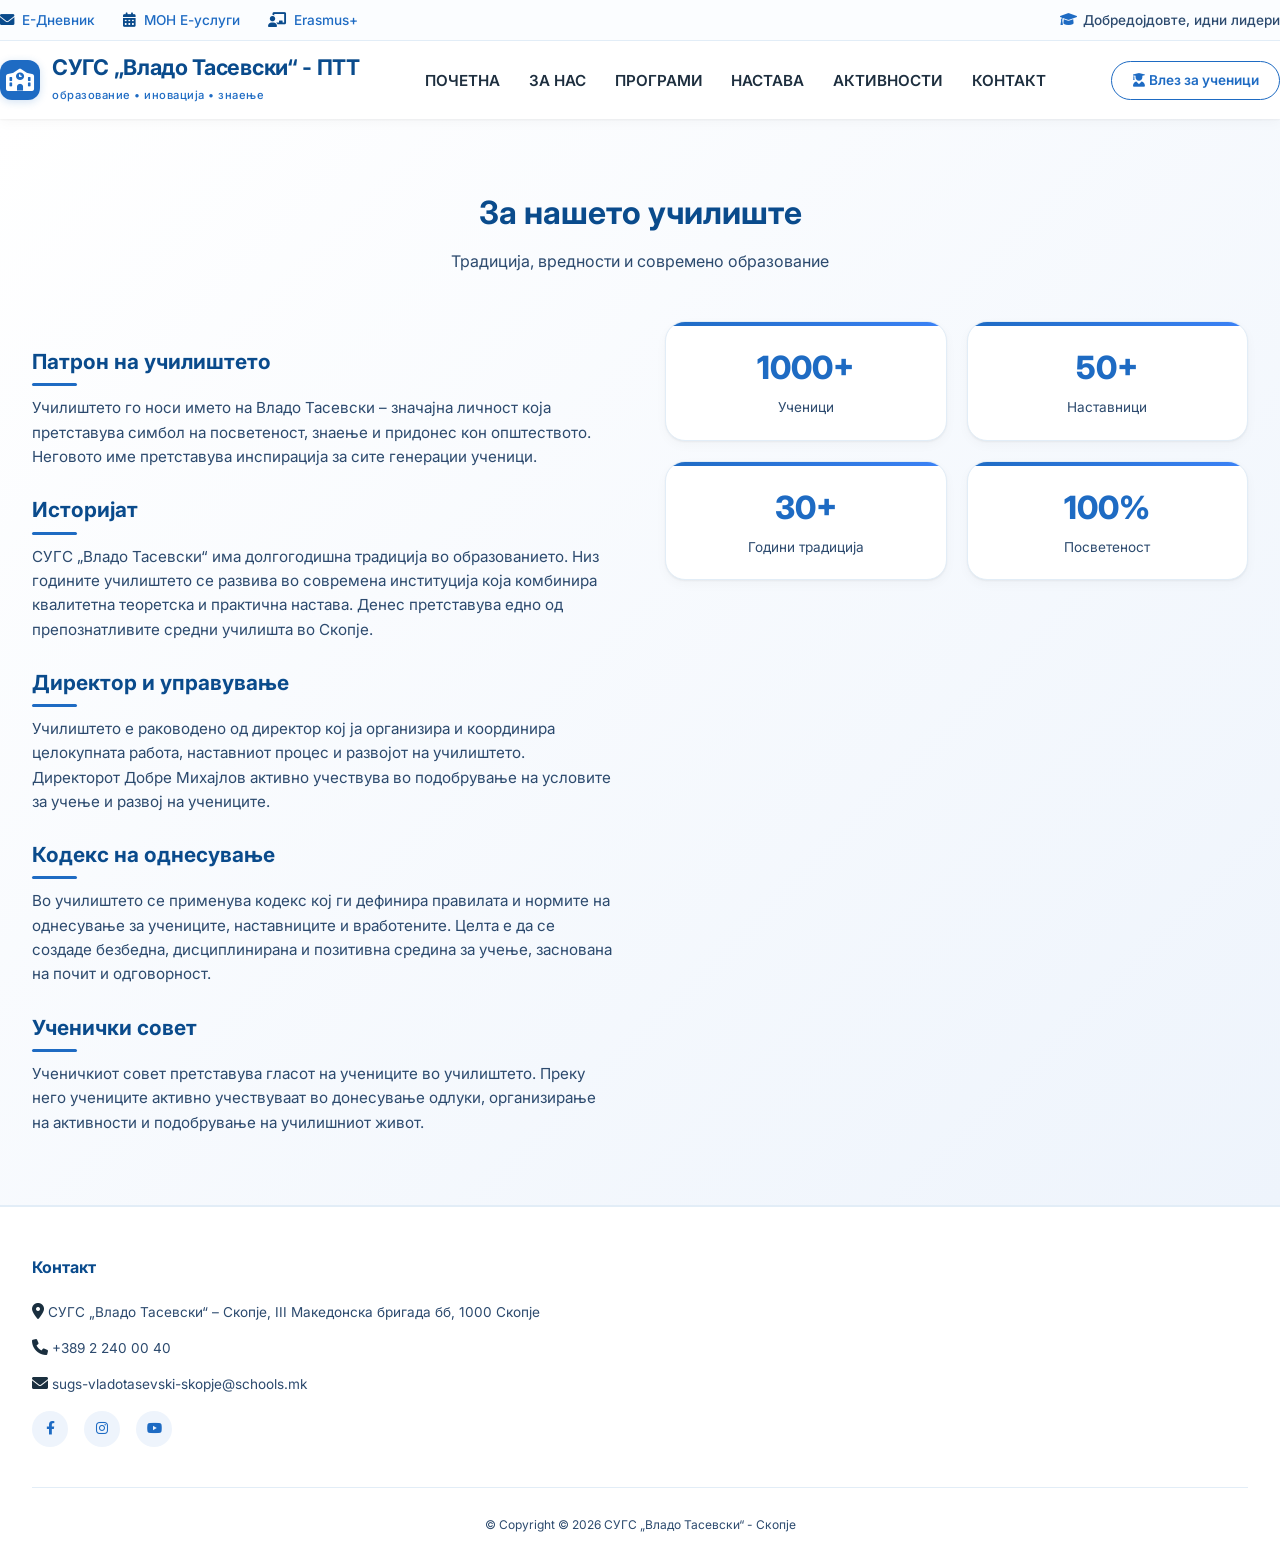
<file: znas.html>
<!DOCTYPE html>
<html lang="mk">
<head>
  <meta charset="UTF-8">
  <meta name="viewport" content="width=device-width, initial-scale=1.0">
  <title>СУГС „Владо Тасевски“ - Скопје</title>
  <link rel="stylesheet" href="https://cdnjs.cloudflare.com/ajax/libs/font-awesome/6.0.0-beta3/css/all.min.css">
  <link rel="stylesheet" href="index.css">
   <link href="https://fonts.googleapis.com/css2?family=Inter:opsz,wght@14..32,300;14..32,400;14..32,500;14..32,600;14..32,700&display=swap" rel="stylesheet">
  <style>
  
  </style>
</head>
<body>


<header class="site-header">
  <div class="top-bar">
    <div class="container top-flex">
      <div class="quick-links">
        <a href="https://ednevnik.edu.mk/Account/Login?ReturnUrl=%2f" class="quick-link" target="_blank"><i class="fas fa-envelope"></i> Е-Дневник</a>
        <a href="https://e-uslugi.mon.gov.mk/#/login" class="quick-link" target="_blank"><i class="fas fa-calendar-alt"></i> МОН Е-услуги</a>
        <a href="https://erasmus-plus.ec.europa.eu/" class="quick-link" target="_blank"><i class="fas fa-chalkboard-user"></i> Erasmus+</a>
      </div>
      <div class="school-badge">
        <i class="fas fa-graduation-cap"></i>
        <span>Добредојдовте, идни лидери</span>
      </div>
    </div>
  </div>

  <div class="main-nav">
    <div class="container nav-container">
      <div class="logo-area">
        <div class="logo-icon">
          <i class="fas fa-school"></i>
        </div>
        <div class="logo-text">
          <h1>СУГС „Владо Тасевски“ - ПТТ</h1>
          <span>образование • иновација • знаење</span>
        </div>
      </div>
      <div class="nav-links">
        <ul>
          <li><a href="index.html">ПОЧЕТНА</a></li>
          <li><a href="znas.html">ЗА НАС</a></li>
          <li><a href="#">ПРОГРАМИ</a></li>
          <li><a href="#">НАСТАВА</a></li>
          <li><a href="#">АКТИВНОСТИ</a></li>
          <li><a href="#">КОНТАКТ</a></li>
        </ul>
      </div>
      <a href="#" class="btn-outline-blue"><i class="fas fa-user-graduate"></i> Влез за ученици</a>
    </div>
  </div>
</header>

<main>

<section class="about-section">
  <div class="container">

    <div class="section-header">
      <h2>За нашето училиште</h2>
      <p>Традиција, вредности и современо образование</p>
    </div>

    <div class="about-content">

      <div class="about-text">

        <h3>Патрон на училиштето</h3>
        <p>
          Училиштето го носи името на Владо Тасевски – значајна личност која
          претставува симбол на посветеност, знаење и придонес кон општеството.
          Неговото име претставува инспирација за сите генерации ученици.
        </p>

        <h3>Историјат</h3>
        <p>
          СУГС „Владо Тасевски“ има долгогодишна традиција во образованието.
          Низ годините училиштето се развива во современа институција која
          комбинира квалитетна теоретска и практична настава.
          Денес претставува едно од препознатливите средни училишта во Скопје.
        </p>

        <h3>Директор и управување</h3>
        <p>
          Училиштето е раководено од директор кој ја организира и координира
          целокупната работа, наставниот процес и развојот на училиштето.
          Директорот Добре Михајлов активно учествува во подобрување на
          условите за учење и развој на учениците.
        </p>

        <h3>Кодекс на однесување</h3>
        <p>
          Во училиштето се применува кодекс кој ги дефинира правилата и нормите
          на однесување за учениците, наставниците и вработените. Целта е да се
          создаде безбедна, дисциплинирана и позитивна средина за учење,
          заснована на почит и одговорност.
        </p>

        <h3>Ученички совет</h3>
        <p>
          Ученичкиот совет претставува гласот на учениците во училиштето.
          Преку него учениците активно учествуваат во донесување одлуки,
          организирање на активности и подобрување на училишниот живот.
        </p>

      </div>

      <div class="about-stats">
        <div class="stat-box">
          <h4>1000+</h4>
          <p>Ученици</p>
        </div>

        <div class="stat-box">
          <h4>50+</h4>
          <p>Наставници</p>
        </div>

        <div class="stat-box">
          <h4>30+</h4>
          <p>Години традиција</p>
        </div>

        <div class="stat-box">
          <h4>100%</h4>
          <p>Посветеност</p>
        </div>
      </div>

    </div>

  </div>
</section>

</main>

<footer class="footer">
  <div class="container">
    <div class="footer-grid">
      <div class="footer-col">
        
        <h4>Контакт</h4>
        <ul>
          <li><i class="fas fa-map-marker-alt"></i> <a href="#">СУГС „Владо Тасевски“ – Скопје,
III Македонска бригада бб,
1000 Скопје</a></li>
          <li><i class="fas fa-phone"></i> <a href="#">+389 2 240 00 40</a></li>
          <li><i class="fas fa-envelope"></i> <a href="#">sugs-vladotasevski-skopje@schools.mk</a></li>
        </ul>
        <div class="social-icons">
        <a href="https://www.facebook.com/VladoTasevskiPtt/" target="_blank"><i class="fab fa-facebook-f"></i></a>
          <a href="https://www.instagram.com/sugs_vlado_tasevski/" target="_blank"><i class="fab fa-instagram"></i></a>
          <a href="https://www.youtube.com/@sugsvladotasevski-skopje" target="_blank"><i class="fab fa-youtube"></i></a>
        </div>
      </div>
    </div>
    <div class="copyright">
      <p>© Copyright © 2026 СУГС „Владо Тасевски“ - Скопје</p>
    </div>
  </div>
</footer>

</body>
</html>
</file>
<file: index.css>
* {
      margin: 0;
      padding: 0;
      box-sizing: border-box;
    }

    body {
      font-family: 'Inter', sans-serif;
      background: #f8fafc;
      color: #1a2f3f;
      line-height: 1.5;
    }

  
    :root {
      --primary-blue: #1e6bc3;
      --primary-dark: #0a4b8c;
      --primary-light: #eef4fc;
      --accent-blue: #3b82f6;
      --pure-white: #ffffff;
      --off-white: #fbfdff;
      --gray-soft: #f1f5f9;
      --border-light: #e2edf7;
      --text-dark: #1e2f3f;
      --text-medium: #2c4a6e;
      --shadow-sm: 0 4px 12px rgba(0, 0, 0, 0.03), 0 1px 2px rgba(0, 0, 0, 0.05);
      --shadow-md: 0 8px 20px rgba(0, 0, 0, 0.05);
    }


    .container {
      max-width: 1280px;
      margin: 0 auto;
      padding: 0 32px;
    }


    .site-header {
      background: var(--pure-white);
      box-shadow: var(--shadow-sm);
      position: sticky;
      top: 0;
      z-index: 100;
    }

 
    .top-bar {
      background: var(--off-white);
      border-bottom: 1px solid var(--border-light);
    }

    .top-flex {
      display: flex;
      justify-content: space-between;
      align-items: center;
      flex-wrap: wrap;
      gap: 16px 24px;
      padding: 10px 0;
    }

    .quick-links {
      display: flex;
      gap: 28px;
      flex-wrap: wrap;
    }

    .quick-link {
      font-size: 0.85rem;
      font-weight: 500;
      color: var(--primary-blue);
      text-decoration: none;
      display: inline-flex;
      align-items: center;
      gap: 8px;
      transition: all 0.2s ease;
    }

    .quick-link i {
      font-size: 0.9rem;
      color: var(--primary-dark);
    }

    .quick-link:hover {
      color: var(--primary-dark);
      transform: translateY(-1px);
    }

    .school-badge {
      display: flex;
      align-items: center;
      gap: 6px;
      font-size: 0.85rem;
      font-weight: 500;
      color: var(--text-medium);
    }

    .school-badge i {
      color: var(--primary-blue);
    }

 
    .main-nav {
      background: var(--pure-white);
      padding: 0;
    }

    .nav-container {
      display: flex;
      justify-content: space-between;
      align-items: center;
      flex-wrap: wrap;
      gap: 20px;
      padding: 14px 0;
    }

    .logo-area {
      display: flex;
      align-items: center;
      gap: 12px;
    }

    .logo-icon {
      background: var(--primary-blue);
      width: 40px;
      height: 40px;
      border-radius: 12px;
      display: flex;
      align-items: center;
      justify-content: center;
      color: white;
      font-size: 1.4rem;
      box-shadow: 0 2px 8px rgba(30, 108, 195, 0.2);
    }

    .logo-text h1 {
      font-size: 1.35rem;
      font-weight: 700;
      color: var(--primary-dark);
      letter-spacing: -0.3px;
      line-height: 1.2;
    }

    .logo-text span {
      font-size: 0.7rem;
      font-weight: 500;
      color: var(--primary-blue);
      letter-spacing: 0.5px;
    }

    .nav-links ul {
      display: flex;
      flex-wrap: wrap;
      gap: 1.8rem;
      list-style: none;
    }

    .nav-links a {
      text-decoration: none;
      font-weight: 600;
      font-size: 0.95rem;
      color: var(--text-dark);
      padding: 6px 0;
      border-bottom: 2px solid transparent;
      transition: 0.2s;
    }

    .nav-links a:hover {
      color: var(--primary-blue);
      border-bottom-color: var(--primary-blue);
    }

  
    .btn-outline-blue {
      background: transparent;
      border: 1.5px solid var(--primary-blue);
      padding: 8px 20px;
      border-radius: 40px;
      font-weight: 600;
      font-size: 0.85rem;
      color: var(--primary-blue);
      cursor: pointer;
      transition: 0.2s;
      text-decoration: none;
      display: inline-block;
    }

    .btn-outline-blue:hover {
      background: var(--primary-blue);
      color: white;
    }

    
    .hero {
      background: linear-gradient(135deg, #ffffff 0%, #f0f7ff 100%);
      padding: 60px 0 70px;
      border-bottom: 1px solid var(--border-light);
    }

    .hero-grid {
      display: flex;
      align-items: center;
      justify-content: space-between;
      flex-wrap: wrap;
      gap: 40px;
    }

    .hero-content {
      flex: 1;
      min-width: 280px;
    }

    .hero-content .badge {
      background: var(--primary-light);
      color: var(--primary-blue);
      display: inline-block;
      padding: 6px 14px;
      border-radius: 40px;
      font-size: 0.8rem;
      font-weight: 600;
      margin-bottom: 20px;
    }

    .hero-content h1 {
      font-size: 2.7rem;
      font-weight: 800;
      color: var(--primary-dark);
      line-height: 1.2;
      margin-bottom: 20px;
      letter-spacing: -0.5px;
    }

    .hero-content p {
      font-size: 1.05rem;
      color: var(--text-medium);
      margin-bottom: 32px;
      max-width: 500px;
    }

    .hero-buttons {
      display: flex;
      gap: 16px;
      flex-wrap: wrap;
    }

    .btn-primary {
      background: var(--primary-blue);
      color: white;
      border: none;
      padding: 12px 28px;
      border-radius: 40px;
      font-weight: 600;
      font-size: 0.9rem;
      cursor: pointer;
      transition: 0.2s;
      text-decoration: none;
      display: inline-block;
      box-shadow: 0 4px 8px rgba(30, 107, 195, 0.2);
    }

    .btn-primary:hover {
      background: var(--primary-dark);
      transform: translateY(-2px);
    }

    .btn-secondary {
      background: transparent;
      border: 1.5px solid var(--border-light);
      padding: 12px 28px;
      border-radius: 40px;
      font-weight: 600;
      color: var(--primary-blue);
      text-decoration: none;
      transition: 0.2s;
    }

    .btn-secondary:hover {
      border-color: var(--primary-blue);
      background: var(--primary-light);
    }

    .hero-stats {
      flex: 0.8;
      min-width: 260px;
      background: var(--pure-white);
      border-radius: 32px;
      padding: 30px 24px;
      box-shadow: var(--shadow-md);
      border: 1px solid var(--border-light);
    }

    .stat-item {
      text-align: center;
      margin-bottom: 28px;
    }

    .stat-number {
      font-size: 2.2rem;
      font-weight: 800;
      color: var(--primary-blue);
    }

    .stat-label {
      font-size: 0.85rem;
      color: var(--text-medium);
      font-weight: 500;
    }

    hr {
      margin: 20px 0;
      border-color: var(--border-light);
    }

  
    .features {
      padding: 70px 0;
      background: var(--pure-white);
    }

    .section-header {
      text-align: center;
      margin-bottom: 48px;
    }

    .section-header h2 {
      font-size: 2rem;
      font-weight: 700;
      color: var(--primary-dark);
      margin-bottom: 12px;
    }

    .section-header p {
      color: var(--text-medium);
      max-width: 600px;
      margin: 0 auto;
    }

    .cards-grid {
      display: grid;
      grid-template-columns: repeat(auto-fit, minmax(280px, 1fr));
      gap: 32px;
    }

    .card {
      background: var(--pure-white);
      border-radius: 24px;
      padding: 32px 24px;
      transition: all 0.25s ease;
      border: 1px solid var(--border-light);
      box-shadow: var(--shadow-sm);
    }

    .card:hover {
      transform: translateY(-5px);
      box-shadow: var(--shadow-md);
      border-color: var(--primary-light);
    }

    .card-icon {
      background: var(--primary-light);
      width: 56px;
      height: 56px;
      border-radius: 18px;
      display: flex;
      align-items: center;
      justify-content: center;
      margin-bottom: 24px;
    }

    .card-icon i {
      font-size: 1.8rem;
      color: var(--primary-blue);
    }

    .card h3 {
      font-size: 1.35rem;
      font-weight: 700;
      margin-bottom: 12px;
      color: var(--primary-dark);
    }

    .card p {
      color: var(--text-medium);
      font-size: 0.9rem;
      line-height: 1.5;
      margin-bottom: 20px;
    }

    .card-link {
      color: var(--primary-blue);
      font-weight: 600;
      text-decoration: none;
      display: inline-flex;
      align-items: center;
      gap: 6px;
      font-size: 0.85rem;
    }

    .card-link:hover {
      gap: 10px;
      transition: 0.2s;
    }

    
    .info-section {
      background: var(--primary-light);
      padding: 60px 0;
    }

    .info-flex {
      display: flex;
      flex-wrap: wrap;
      align-items: center;
      gap: 48px;
      justify-content: space-between;
    }

    .info-text {
      flex: 1;
    }

    .info-text h2 {
      font-size: 1.9rem;
      font-weight: 700;
      color: var(--primary-dark);
      margin-bottom: 16px;
    }

    .info-text p {
      color: var(--text-medium);
      margin-bottom: 24px;
      font-size: 1rem;
    }

    .info-list {
      list-style: none;
    }

    .info-list li {
      margin-bottom: 12px;
      display: flex;
      align-items: center;
      gap: 12px;
      font-weight: 500;
    }

    .info-list i {
      color: var(--primary-blue);
      font-size: 1.2rem;
    }

    .info-image {
      flex: 1;
      background: var(--pure-white);
      border-radius: 32px;
      padding: 32px 24px;
      text-align: center;
      box-shadow: var(--shadow-sm);
      border: 1px solid var(--border-light);
    }

    .info-image i {
      font-size: 4rem;
      color: var(--primary-blue);
      margin-bottom: 16px;
    }

   
    .news-section {
      padding: 70px 0;
      background: var(--pure-white);
    }

    .news-grid {
      display: grid;
      grid-template-columns: repeat(auto-fit, minmax(300px, 1fr));
      gap: 30px;
    }

    .news-card {
      background: var(--off-white);
      border-radius: 20px;
      overflow: hidden;
      border: 1px solid var(--border-light);
      transition: 0.2s;
    }

    .news-card:hover {
      transform: translateY(-3px);
    }

    .news-content {
      padding: 24px;
    }

    .news-date {
      font-size: 0.75rem;
      color: var(--primary-blue);
      font-weight: 600;
      margin-bottom: 12px;
      display: block;
    }

    .news-card h4 {
      font-size: 1.2rem;
      font-weight: 700;
      margin-bottom: 12px;
      color: var(--primary-dark);
    }

    .news-card p {
      color: var(--text-medium);
      font-size: 0.9rem;
      margin-bottom: 20px;
    }

  
    .footer {
      background: var(--pure-white);
      border-top: 1px solid var(--border-light);
      padding: 48px 0 24px;
    }

    .footer-grid {
      display: grid;
      grid-template-columns: repeat(auto-fit, minmax(180px, 1fr));
      gap: 40px;
      margin-bottom: 40px;
    }

    .footer-col h4 {
      font-size: 1rem;
      font-weight: 700;
      margin-bottom: 20px;
      color: var(--primary-dark);
    }

    .footer-col ul {
      list-style: none;
    }

    .footer-col ul li {
      margin-bottom: 12px;
    }

    .footer-col a {
      text-decoration: none;
      color: var(--text-medium);
      font-size: 0.85rem;
      transition: 0.2s;
    }

    .footer-col a:hover {
      color: var(--primary-blue);
    }

    .social-icons {
      display: flex;
      gap: 16px;
      margin-top: 16px;
    }

    .social-icons a {
      background: var(--primary-light);
      width: 36px;
      height: 36px;
      border-radius: 50%;
      display: inline-flex;
      align-items: center;
      justify-content: center;
      color: var(--primary-blue);
      transition: 0.2s;
    }

    .social-icons a:hover {
      background: var(--primary-blue);
      color: white;
    }

    .copyright {
      text-align: center;
      padding-top: 28px;
      border-top: 1px solid var(--border-light);
      font-size: 0.75rem;
      color: var(--text-medium);
    }

   
    @media (max-width: 768px) {
      .container {
        padding: 0 24px;
      }
      .hero-content h1 {
        font-size: 2rem;
      }
      .nav-container {
        flex-direction: column;
        align-items: stretch;
      }
      .nav-links ul {
        justify-content: center;
      }
      .hero-buttons {
        justify-content: center;
      }
      .hero-content {
        text-align: center;
      }
      .hero-content p {
        margin-left: auto;
        margin-right: auto;
      }
    }

    @media (max-width: 480px) {
      .quick-links {
        gap: 16px;
      }
      .top-flex {
        justify-content: center;
      }
    }
    /* ---------- PHOTO GALLERY stilovi ---------- */
.gallery-carousel {
  background: var(--pure-white);
  border-radius: 32px;
  padding: 0;
  overflow: hidden;
  box-shadow: var(--shadow-md);
  border: 1px solid var(--border-light);
  position: relative;
}

.carousel-container {
  position: relative;
  width: 100%;
  height: 320px;
  overflow: hidden;
}

.carousel-slide {
  position: absolute;
  top: 0;
  left: 0;
  width: 100%;
  height: 100%;
  opacity: 0;
  transition: opacity 0.6s ease-in-out;
  visibility: hidden;
}

.carousel-slide.active {
  opacity: 1;
  visibility: visible;
}

.carousel-slide img {
  width: 100%;
  height: 100%;
  object-fit: cover;
  display: block;
}

.carousel-caption {
  position: absolute;
  bottom: 0;
  left: 0;
  right: 0;
  background: linear-gradient(to top, rgba(0,0,0,0.8), transparent);
  color: white;
  padding: 20px;
  text-align: center;
}

.carousel-caption h3 {
  font-size: 1.1rem;
  font-weight: 700;
  margin-bottom: 5px;
  color: white;
}

.carousel-caption p {
  font-size: 0.85rem;
  color: rgba(255,255,255,0.9);
  margin: 0;
}

.carousel-dots {
  position: absolute;
  bottom: 15px;
  left: 50%;
  transform: translateX(-50%);
  display: flex;
  gap: 10px;
  z-index: 10;
}

.dot {
  width: 10px;
  height: 10px;
  border-radius: 50%;
  background: rgba(255,255,255,0.5);
  cursor: pointer;
  transition: all 0.3s ease;
}

.dot.active-dot {
  background: var(--primary-blue);
  width: 25px;
  border-radius: 10px;
}

.dot:hover {
  background: var(--primary-blue);
}

@media (max-width: 768px) {
  .carousel-container {
    height: 280px;
  }
  .carousel-caption h3 {
    font-size: 0.95rem;
  }
  .carousel-caption p {
    font-size: 0.75rem;
  }
}
/* ===== ABOUT PAGE ===== */

.about-section {
  padding: 70px 0;
  background: linear-gradient(135deg, #ffffff, var(--primary-light));
  border-bottom: 1px solid var(--border-light);
}

.about-content {
  display: flex;
  gap: 50px;
  flex-wrap: wrap;
  align-items: flex-start;
}

.about-text {
  flex: 1;
  min-width: 300px;
}

.about-text h3 {
  margin-top: 25px;
  font-size: 1.3rem;
  color: var(--primary-dark);
  position: relative;
}

.about-text h3::after {
  content: "";
  width: 45px;
  height: 3px;
  background: var(--primary-blue);
  display: block;
  margin-top: 6px;
  border-radius: 10px;
}

.about-text p {
  margin-top: 10px;
  font-size: 0.95rem;
  color: var(--text-medium);
  line-height: 1.6;
}

/* STATS (aligned with your cards style) */
.about-stats {
  flex: 1;
  min-width: 260px;
  display: grid;
  grid-template-columns: repeat(2, 1fr);
  gap: 20px;
}

.stat-box {
  background: var(--pure-white);
  padding: 22px;
  border-radius: 20px;
  text-align: center;
  border: 1px solid var(--border-light);
  box-shadow: var(--shadow-sm);
  transition: all 0.25s ease;
  position: relative;
  overflow: hidden;
}

.stat-box::before {
  content: "";
  position: absolute;
  top: 0;
  left: 0;
  height: 4px;
  width: 100%;
  background: linear-gradient(90deg, var(--primary-blue), var(--accent-blue));
}

.stat-box:hover {
  transform: translateY(-4px);
  box-shadow: var(--shadow-md);
}

.stat-box h4 {
  font-size: 2rem;
  font-weight: 800;
  color: var(--primary-blue);
}

.stat-box p {
  margin-top: 5px;
  font-size: 0.85rem;
  color: var(--text-medium);
}

/* VALUES SECTION */

.values-section {
  padding: 70px 0;
  background: var(--pure-white);
}

.values-grid {
  display: grid;
  grid-template-columns: repeat(auto-fit, minmax(240px, 1fr));
  gap: 28px;
}

.value-card {
  background: var(--off-white);
  padding: 28px 22px;
  border-radius: 20px;
  text-align: center;
  border: 1px solid var(--border-light);
  transition: all 0.25s ease;
}

.value-card:hover {
  transform: translateY(-5px);
  box-shadow: var(--shadow-md);
  background: var(--pure-white);
}

.value-card i {
  font-size: 2rem;
  color: var(--primary-blue);
  margin-bottom: 12px;
}

.value-card h3 {
  font-size: 1.2rem;
  font-weight: 700;
  color: var(--primary-dark);
  margin-bottom: 10px;
}

.value-card p {
  font-size: 0.85rem;
  color: var(--text-medium);
}

/* RESPONSIVE */

@media (max-width: 768px) {
  .about-content {
    flex-direction: column;
  }

  .about-text {
    text-align: center;
  }

  .about-text h3::after {
    margin-left: auto;
    margin-right: auto;
  }
}
</file>
